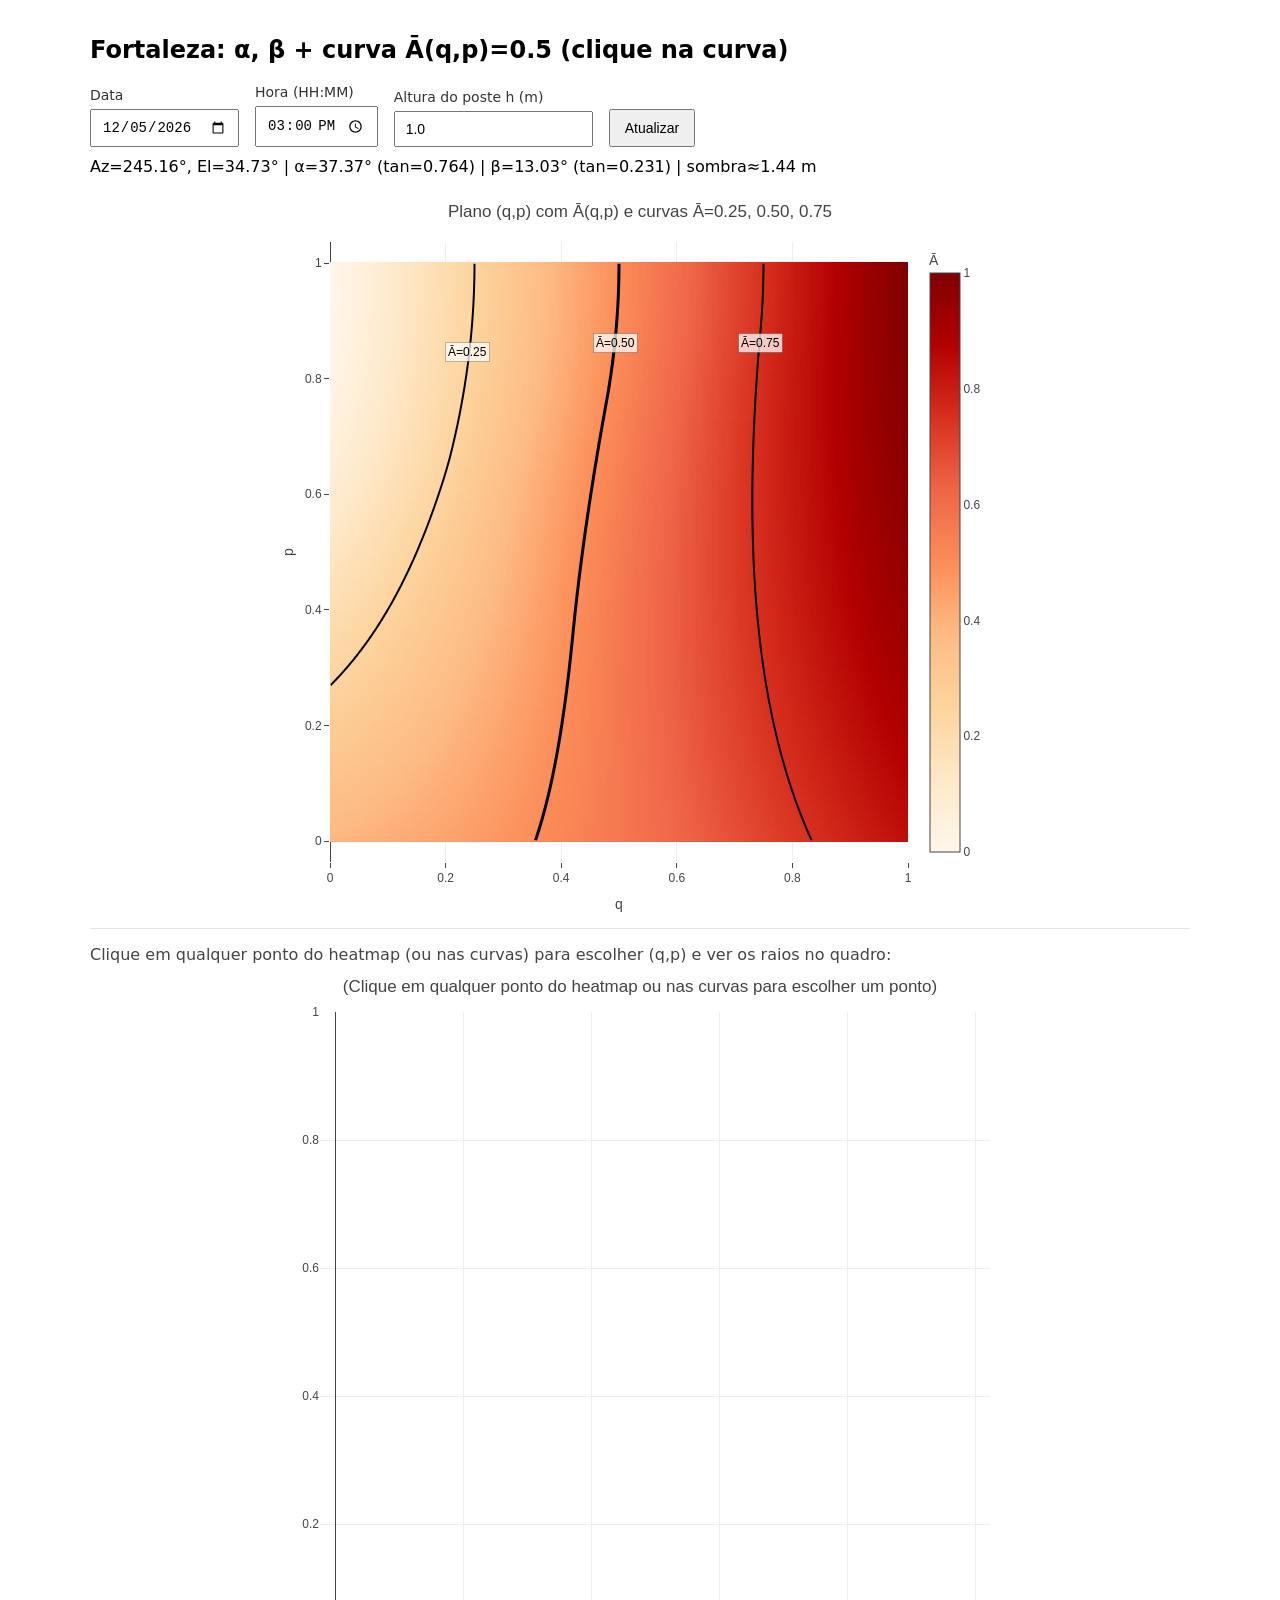
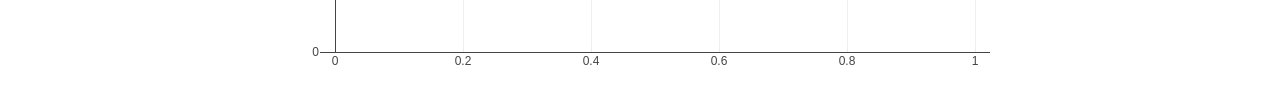
<file: index.html>
<!doctype html>
<html lang="pt-BR">
<head>
  <meta charset="utf-8" />
  <meta name="viewport" content="width=device-width, initial-scale=1" />
  <title>Fortaleza Shadow Painter</title>
  <style>
    body { font-family: system-ui, -apple-system, Segoe UI, Roboto, sans-serif; margin: 0; }
    .wrap { max-width: 1100px; margin: 0 auto; padding: 16px; }
    .row { display: flex; gap: 16px; flex-wrap: wrap; align-items: end; }
    .field { display: flex; flex-direction: column; gap: 6px; }
    label { font-size: 14px; color: #333; }
    input { padding: 8px 10px; font-size: 14px; }
    button { padding: 9px 14px; font-size: 14px; cursor: pointer; }
    #angles { margin: 10px 0 16px; }
    .hr { height: 1px; background: #e5e5e5; margin: 16px 0; }
    .hint { margin-bottom: 8px; color: #444; }
    .plot { width: 100%; }
    #pq, #frame { max-width: 720px; margin: 0 auto; aspect-ratio: 1 / 1; }
    /* fallback min-heights for older browsers */
    #pq { min-height: 520px; }
    #frame { min-height: 520px; }

  </style>
  <!-- Plotly.js (CDN) -->
  <script src="https://cdn.plot.ly/plotly-2.27.0.min.js"></script>
</head>
<body>
  <div class="wrap">
    <h2>Fortaleza: α, β + curva Ā(q,p)=0.5 (clique na curva)</h2>

    <div class="row">
      <div class="field">
        <label for="date">Data</label>
        <input id="date" type="date" />
      </div>

      <div class="field">
        <label for="time">Hora (HH:MM)</label>
        <input id="time" type="time" step="60" value="15:00" />
      </div>

      <div class="field">
        <label for="h_pole">Altura do poste h (m)</label>
        <input id="h_pole" type="number" value="1.0" step="0.1" min="0.1" />
      </div>

      <button id="btn">Atualizar</button>
    </div>

    <div id="angles"></div>

    <div id="pq" class="plot"></div>

    <div class="hr"></div>

    <div class="hint">Clique em qualquer ponto do heatmap (ou nas curvas) para escolher (q,p) e ver os raios no quadro:</div>
    <div id="frame" class="plot"></div>
  </div>

  <script src="./app.js"></script>
</body>
</html>
</file>
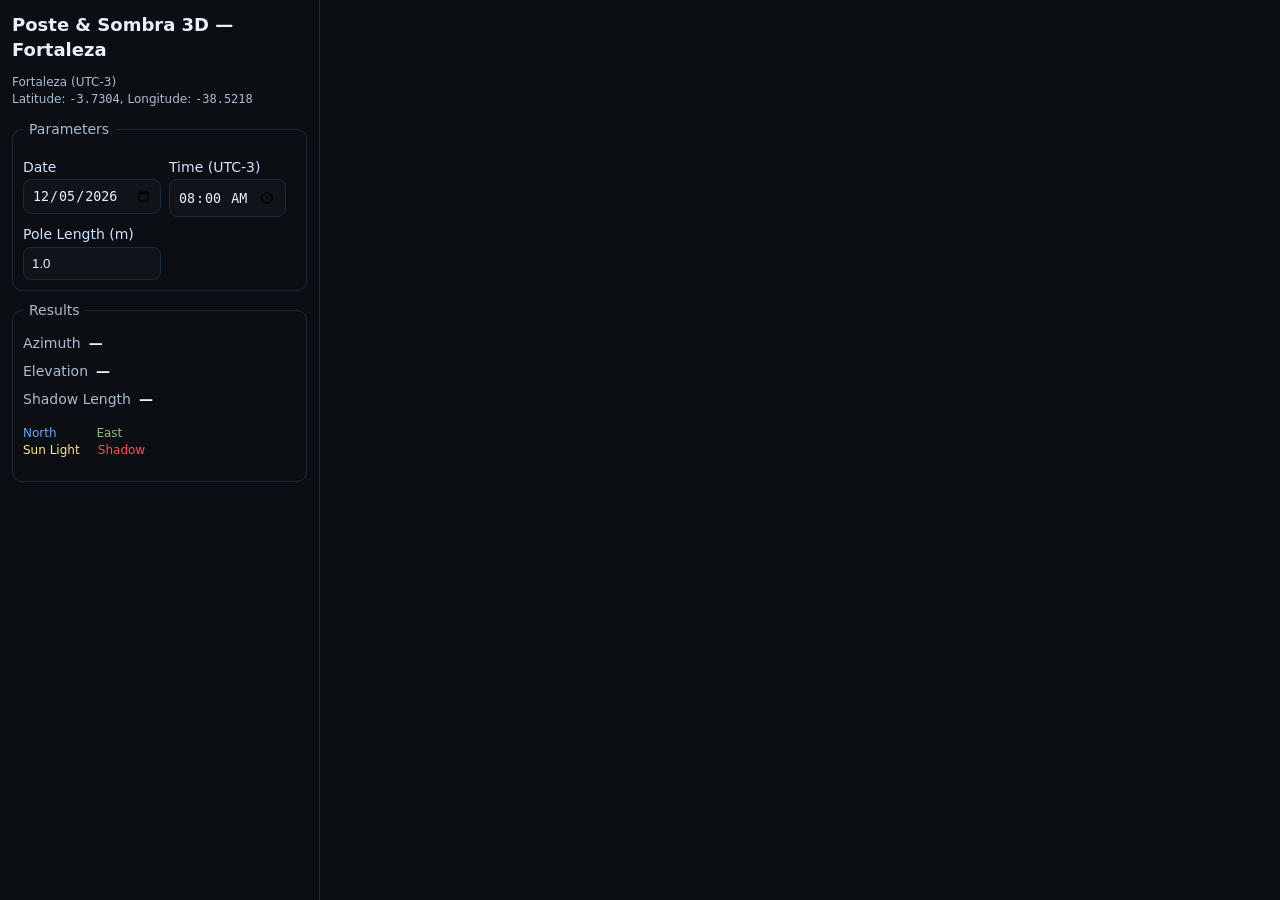
<file: 3D/index.html>
<!doctype html>
<html>
  <head>
    <meta charset="utf-8" />
    <meta name="viewport" content="width=device-width, initial-scale=1" />
    <title>Poste & Sombra 3D — Fortaleza</title>
    <style>
      :root{ --bg:#0b0f14; --fg:#e8f0fe; --muted:#a9bbcf; --line:#1b2a3a; }
      html,body{ margin:0; height:100%; background:var(--bg); color:var(--fg); box-sizing: border-box; font:14px/1.4 system-ui,-apple-system,Segoe UI,Roboto,Ubuntu,Cantarell,"Helvetica Neue",Arial,"Noto Sans",sans-serif; }
      .wrap{ display:grid; grid-template-columns: 320px 1fr; gap:12px; height:100%; }
      .panel{ padding:12px; border-right:1px solid var(--line); }
      h1{ font-size:18px; margin:0 0 8px; }
      fieldset{ border:1px solid var(--line); border-radius:10px; padding:10px; margin:0 0 10px; }
      legend{ color:var(--muted); padding:0 6px; }
      label{ display:block; margin:8px 0 2px; color:#cfe1ff; }
      input{ max-width: 120px; padding:8px; border-radius:8px; border:1px solid var(--line); background:#0f141b; color:var(--fg); }
      .row{ display:grid; grid-template-columns: 1fr 1fr; gap:8px; }
      .small{ color:var(--muted); font-size:12px; }
      .stat{ display:grid; grid-template-columns: auto 1fr; gap:8px; padding:4px 0; }
      .stat span:first-child{ color:var(--muted); }
      #view{ position:relative; height:100vh; min-height:360px; }
      #renderer{ width:100%; height:100%; display:block; }
      .legend{ font-size:12px; color:var(--muted); }
      .legend .n{ color:#6aa5ff; }
      .legend .e{ color:#89c46a; }
      .legend .s{ color:#ff4d4d; }
      .legend .l{ color:#ffe28a; }
      .hide { display: none; }
    </style>
    <!-- To enable JS reuse without errors -->
    <script src="https://cdn.plot.ly/plotly-2.27.0.min.js"></script>
  </head>
  <body>
    <div class="wrap">
      <div class="panel">
        <h1>Poste & Sombra 3D — Fortaleza</h1>
        <p class="small">
          Fortaleza (UTC-3)<br>
          Latitude: <code>-3.7304</code>, Longitude: <code>-38.5218</code></p>

        <fieldset>
          <legend>Parameters</legend>
          <div class="row">
            <div>
              <label>Date</label>
              <input id="date" type="date" />
            </div>
            <div>
              <label>Time (UTC-3)</label>
              <input id="time" type="time" step="60" value="08:00" />
            </div>
          </div>
          <div class="row">
            <div>
              <label>Pole Length (m)</label>
              <input id="hpost" type="number" step="0.1" value="1.0" />
            </div>
          </div>
        </fieldset>

        <fieldset>
          <legend>Results</legend>
          <div class="stat"><span>Azimuth</span><b id="outAz">—</b></div>
          <div class="stat"><span>Elevation</span><b id="outEl">—</b></div>
          <div class="stat"><span>Shadow Length</span><b id="outLen">—</b></div>
          <p class="legend">
            <span class="n">North</span>&emsp;&emsp;&emsp;
            <span class="e">East</span><br>
            <span class="l">Sun Light</span>&emsp;&thinsp;
            <span class="s">Shadow</span>
          </p>
        </fieldset>
      </div>

      <div id="view">
        <canvas id="renderer"></canvas>
      </div>
    </div>

    <!-- To enable JS reuse without errors -->
    <div class="hide">
      <div id="pq"></div><div id="frame"></div>
      <div id="btn"></div><div id="h_pole"></div>
      <div id="angles"></div>
    </div>

    <script src="../app.js"></script>
    <script src="./app.js" type="module"></script>
  </body>
</html>
</file>
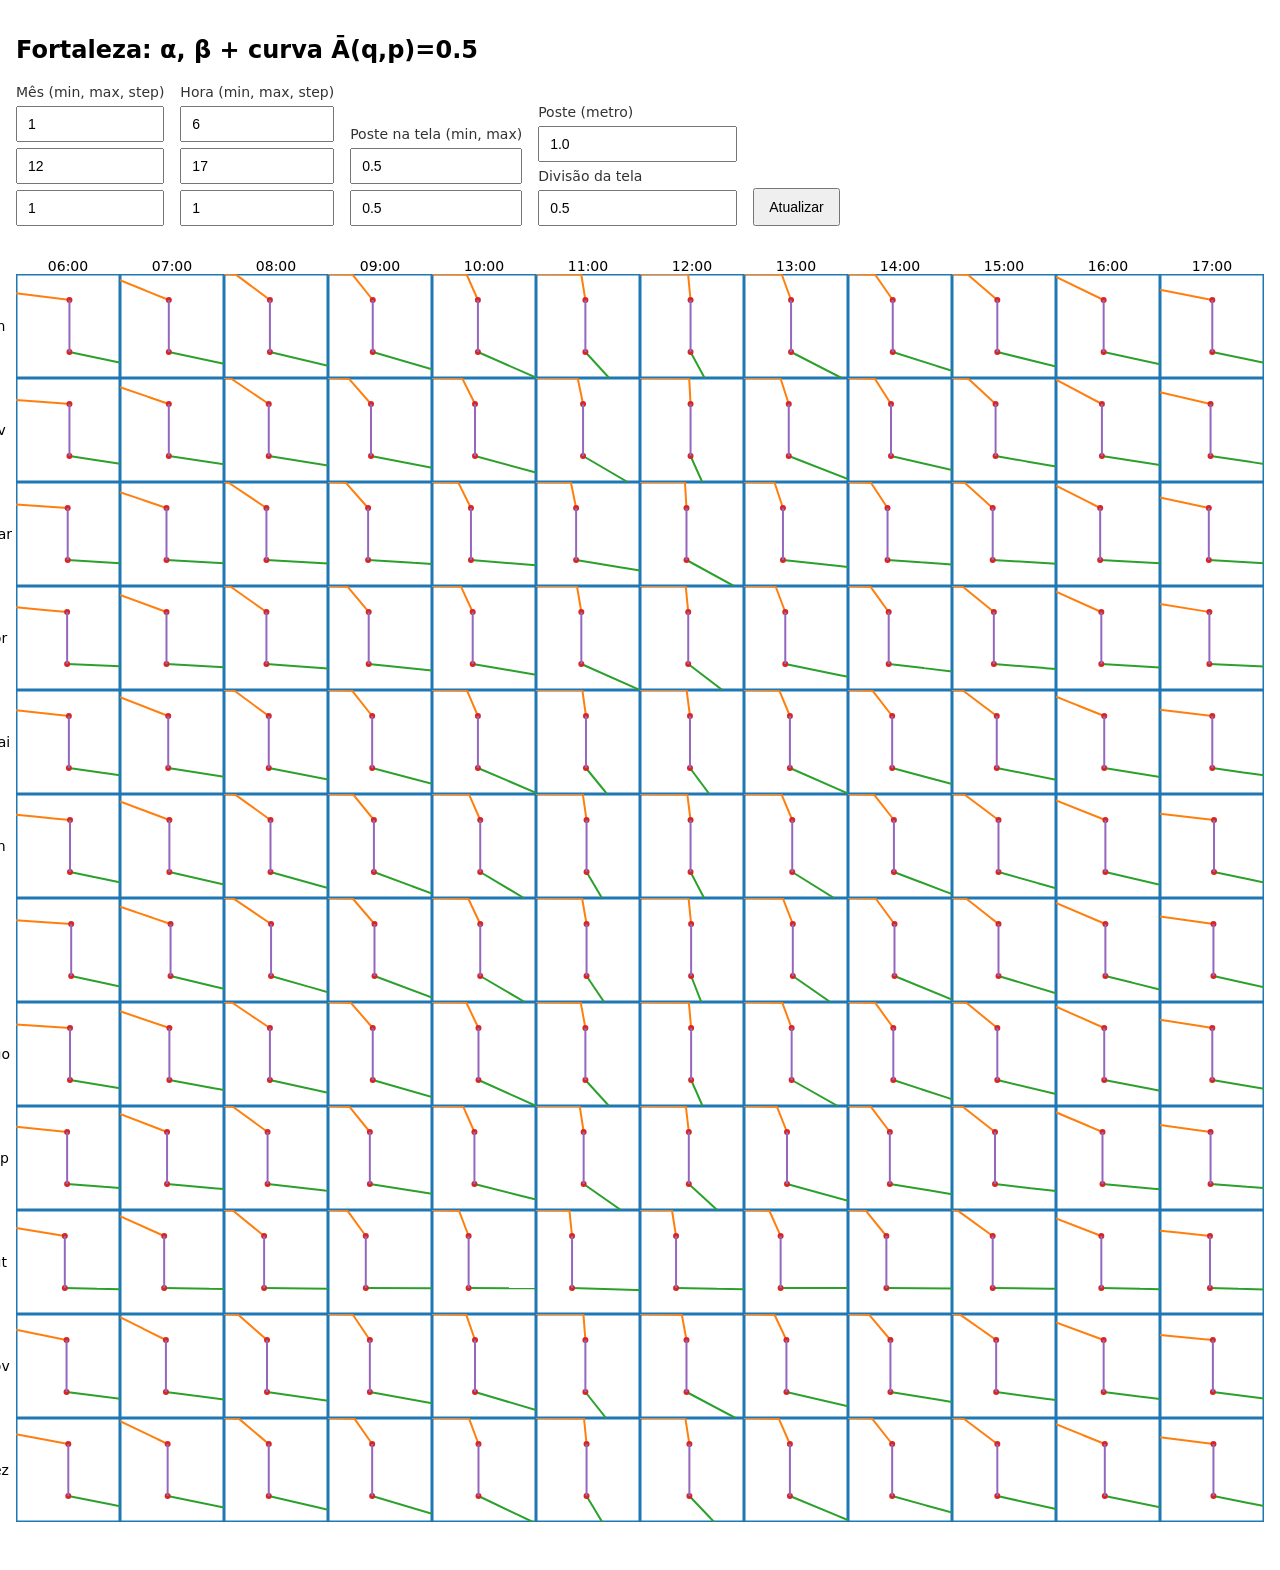
<file: grid/index.html>
<!doctype html>
<html lang="pt-BR">
<head>
  <meta charset="utf-8" />
  <meta name="viewport" content="width=device-width, initial-scale=1" />
  <title>Fortaleza Shadow Painter</title>
  <style>
    body { font-family: system-ui, -apple-system, Segoe UI, Roboto, sans-serif; margin: 0; }
    .wrap { max-width: 1280px; margin: 0 auto; padding: 16px; }
    .row { display: flex; gap: 16px; flex-wrap: wrap; align-items: end; }
    .field { display: flex; flex-direction: column; gap: 6px; }
    label { font-size: 14px; color: #333; }
    input { padding: 8px 10px; font-size: 14px; }
    button { padding: 9px 14px; font-size: 14px; cursor: pointer; }
    #angles { margin: 10px 0 16px; display: none; }

    #pq, #frame { max-width: 720px; margin: 0 auto; aspect-ratio: 1 / 1; display: none; }

    .field.hide { width: 0; opacity: 0; display: none; }

    .grid-container { width: 100%; margin: 32px 0; }
    .grid-container .grid-row { width: 100%; display: flex; flex-direction: row; flex-wrap: nowrap; gap: 0; }
    .grid-container .grid-row .grid-plot { margin: 0 auto; aspect-ratio: 1 / 1; }

    .grid-container .grid-row .grid-column-label { text-align: center; font-size: 14px; }
    .grid-container .grid-row .grid-row-label { width: 32px; padding: 0; margin: 0; margin-left: -32px; font-size: 14px; display: flex; align-items: center; }
  </style>
  <!-- Plotly.js (CDN) -->
  <script src="https://cdn.plot.ly/plotly-2.27.0.min.js"></script>
</head>
<body>
  <div class="wrap">
    <h2>Fortaleza: α, β + curva Ā(q,p)=0.5</h2>

    <div class="row">
      <div class="field hide">
        <label for="date">Data</label>
        <input id="date" type="date" />
      </div>

      <div class="field hide">
        <label for="time">Hora (HH:MM)</label>
        <input id="time" type="time" step="60" value="15:00" />
      </div>

      <div class="field">
        <label for="month-min">Mês (min, max, step)</label>
        <input id="month-min" type="number" value="1" step="1" min="1" max="12" />
        <input id="month-max" type="number" value="12" step="1" min="1" max="12" />
        <input id="month-step" type="number" value="1" step="1" min="1" max="12" />
      </div>

      <div class="field">
        <label for="hour-min">Hora (min, max, step)</label>
        <input id="hour-min" type="number" value="6" step="1" min="6" max="17" />
        <input id="hour-max" type="number" value="17" step="1" min="6" max="17" />
        <input id="hour-step" type="number" value="1" step="1" min="1" max="12" />
      </div>

      <div class="field">
        <label for="psel-min">Poste na tela (min, max)</label>
        <input id="psel-min" type="number" value="0.5" step="0.01" min="0.0" max="1.0" />
        <input id="psel-max" type="number" value="0.5" step="0.01" min="0.0" max="1.0" />
      </div>

      <div class="field">
        <label for="h_pole">Poste (metro)</label>
        <input id="h_pole" type="number" value="1.0" step="0.1" min="0.1" />

        <label for="a_bar">Divisão da tela</label>
        <input id="a_bar" type="number" value="0.5" step="0.1" min="0.1" max="0.9" />
      </div>


      <button id="btn">Atualizar</button>
      <div id="angles"></div>
    </div>

    <div id="grid-container" class="grid-container"></div>

    <div id="pq" class="plot"></div>
    <div id="frame" class="plot"></div>
  </div>

  <script src="../app.js"></script>
  <script src="./app.js"></script>
</body>
</html>
</file>
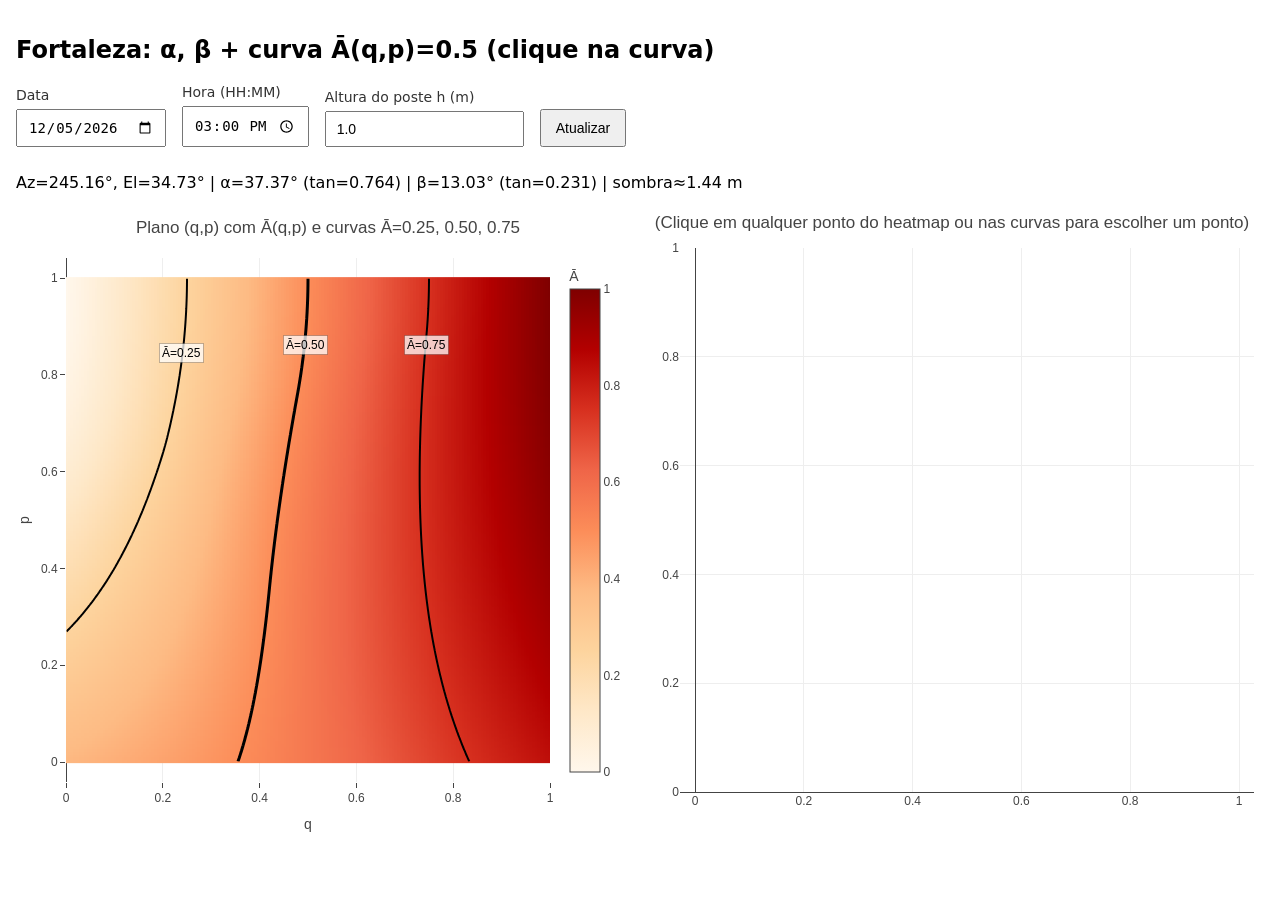
<file: print/index.html>
<!doctype html>
<html lang="pt-BR">
<head>
  <meta charset="utf-8" />
  <meta name="viewport" content="width=device-width, initial-scale=1" />
  <title>Fortaleza Shadow Painter</title>
  <style>
    body { font-family: system-ui, -apple-system, Segoe UI, Roboto, sans-serif; margin: 0; }
    .wrap { max-width: 1280px; margin: 0 auto; padding: 16px; }
    .row { display: flex; gap: 16px; flex-wrap: wrap; align-items: end; }
    .plot-row { display: flex; flex-wrap: nowrap; }
    .field { display: flex; flex-direction: column; gap: 6px; }
    label { font-size: 14px; color: #333; }
    input { padding: 8px 10px; font-size: 14px; }
    button { padding: 9px 14px; font-size: 14px; cursor: pointer; }
    #angles { margin: 10px 0 16px; }
    /* .hr { height: 1px; background: #e5e5e5; margin: 16px 0; } */
    /* .hint { margin-bottom: 8px; color: #444; } */
    .plot { width: 50%; }
    #pq, #frame { max-width: 720px; margin: 0 auto; aspect-ratio: 1 / 1; }
    /* fallback min-heights for older browsers */
    /* #pq { min-height: 520px; } */
    /* #frame { min-height: 520px; } */

  </style>
  <!-- Plotly.js (CDN) -->
  <script src="https://cdn.plot.ly/plotly-2.27.0.min.js"></script>
</head>
<body>
  <div class="wrap">
    <h2>Fortaleza: α, β + curva Ā(q,p)=0.5 (clique na curva)</h2>

    <div class="row">
      <div class="field">
        <label for="date">Data</label>
        <input id="date" type="date" />
      </div>

      <div class="field">
        <label for="time">Hora (HH:MM)</label>
        <input id="time" type="time" step="60" value="15:00" />
      </div>

      <div class="field">
        <label for="h_pole">Altura do poste h (m)</label>
        <input id="h_pole" type="number" value="1.0" step="0.1" min="0.1" />
      </div>

      <button id="btn">Atualizar</button>

      <div id="angles"></div>
    </div>

    <div class="plot-row">
      <div id="pq" class="plot"></div>
      <div id="frame" class="plot"></div>
    </div>
  </div>

  <script src="../app.js"></script>
  <script src="./app.js"></script>
</body>
</html>
</file>
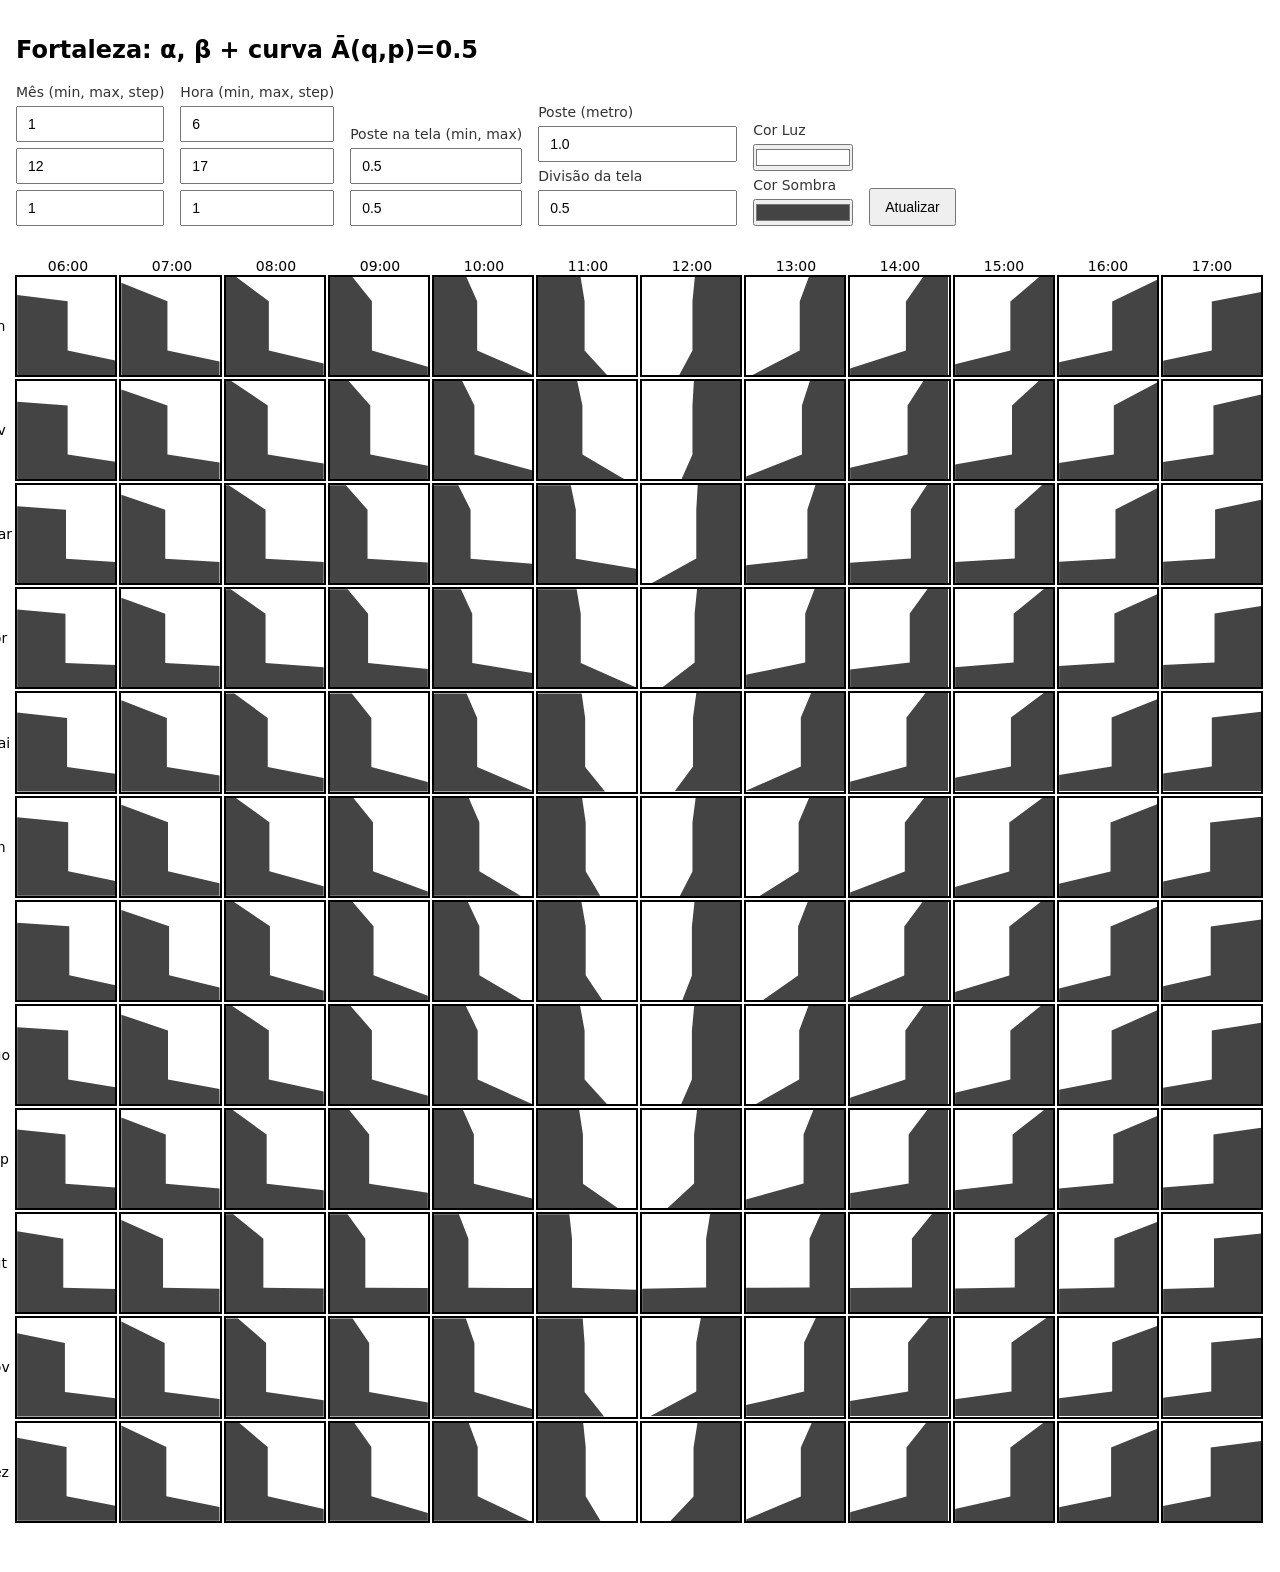
<file: shape-grid/index.html>
<!doctype html>
<html lang="pt-BR">
<head>
  <meta charset="utf-8" />
  <meta name="viewport" content="width=device-width, initial-scale=1" />
  <title>Fortaleza Shadow Painter</title>
  <style>
    body { font-family: system-ui, -apple-system, Segoe UI, Roboto, sans-serif; margin: 0; }
    .wrap { max-width: 1280px; margin: 0 auto; padding: 16px; }
    .row { display: flex; gap: 16px; flex-wrap: wrap; align-items: end; }
    .field { display: flex; flex-direction: column; gap: 6px; }
    label { font-size: 14px; color: #333; }
    input { padding: 8px 10px; font-size: 14px; }
    input[type="color"] { padding: 0; width: 100px; }
    button { padding: 9px 14px; font-size: 14px; cursor: pointer; }
    #angles { margin: 10px 0 16px; display: none; }

    #pq, #frame { max-width: 720px; margin: 0 auto; aspect-ratio: 1 / 1; display: none; }

    .field.hide { width: 0; opacity: 0; display: none; }

    .grid-container { width: 100%; margin: 32px 0; }
    .grid-container .grid-row { width: 100%; display: flex; flex-direction: row; flex-wrap: nowrap; gap: 0; }
    .grid-container .grid-row .grid-plot { margin: 1px; border: 2px #000 solid; aspect-ratio: 1 / 1; }
    .grid-container .grid-row .grid-plot .plot-shape { margin: 0; padding: 0; width: 100%; height: 100%; }

    .grid-container .grid-row .grid-column-label { text-align: center; font-size: 14px; }
    .grid-container .grid-row .grid-row-label { width: 32px; padding: 0; margin: 0; margin-left: -32px; font-size: 14px; display: flex; align-items: center; }
  </style>
  <!-- Plotly.js (CDN) -->
  <script src="https://cdn.plot.ly/plotly-2.27.0.min.js"></script>
</head>
<body>
  <div class="wrap">
    <h2>Fortaleza: α, β + curva Ā(q,p)=0.5</h2>

    <div class="row">
      <div class="field hide">
        <label for="date">Data</label>
        <input id="date" type="date" />
      </div>

      <div class="field hide">
        <label for="time">Hora (HH:MM)</label>
        <input id="time" type="time" step="60" value="15:00" />
      </div>

      <div class="field">
        <label for="month-min">Mês (min, max, step)</label>
        <input id="month-min" type="number" value="1" step="1" min="1" max="12" />
        <input id="month-max" type="number" value="12" step="1" min="1" max="12" />
        <input id="month-step" type="number" value="1" step="1" min="1" max="12" />
      </div>

      <div class="field">
        <label for="hour-min">Hora (min, max, step)</label>
        <input id="hour-min" type="number" value="6" step="1" min="6" max="17" />
        <input id="hour-max" type="number" value="17" step="1" min="6" max="17" />
        <input id="hour-step" type="number" value="1" step="1" min="1" max="12" />
      </div>

      <div class="field">
        <label for="psel-min">Poste na tela (min, max)</label>
        <input id="psel-min" type="number" value="0.5" step="0.01" min="0.0" max="1.0" />
        <input id="psel-max" type="number" value="0.5" step="0.01" min="0.0" max="1.0" />
      </div>

      <div class="field">
        <label for="h_pole">Poste (metro)</label>
        <input id="h_pole" type="number" value="1.0" step="0.1" min="0.1" />

        <label for="a_bar">Divisão da tela</label>
        <input id="a_bar" type="number" value="0.5" step="0.1" min="0.1" max="0.9" />
      </div>

      <div class="field">
        <label for="l_color">Cor Luz</label>
        <input id="l_color" type="color" value="#ffffff" />

        <label for="s_color">Cor Sombra</label>
        <input id="s_color" type="color" value="#444444" />
      </div>

      <button id="btn">Atualizar</button>
      <div id="angles"></div>
    </div>

    <div id="grid-container" class="grid-container"></div>

    <div id="pq" class="plot"></div>
    <div id="frame" class="plot"></div>
  </div>

  <script src="../app.js"></script>
  <script src="./app.js"></script>
</body>
</html>
</file>
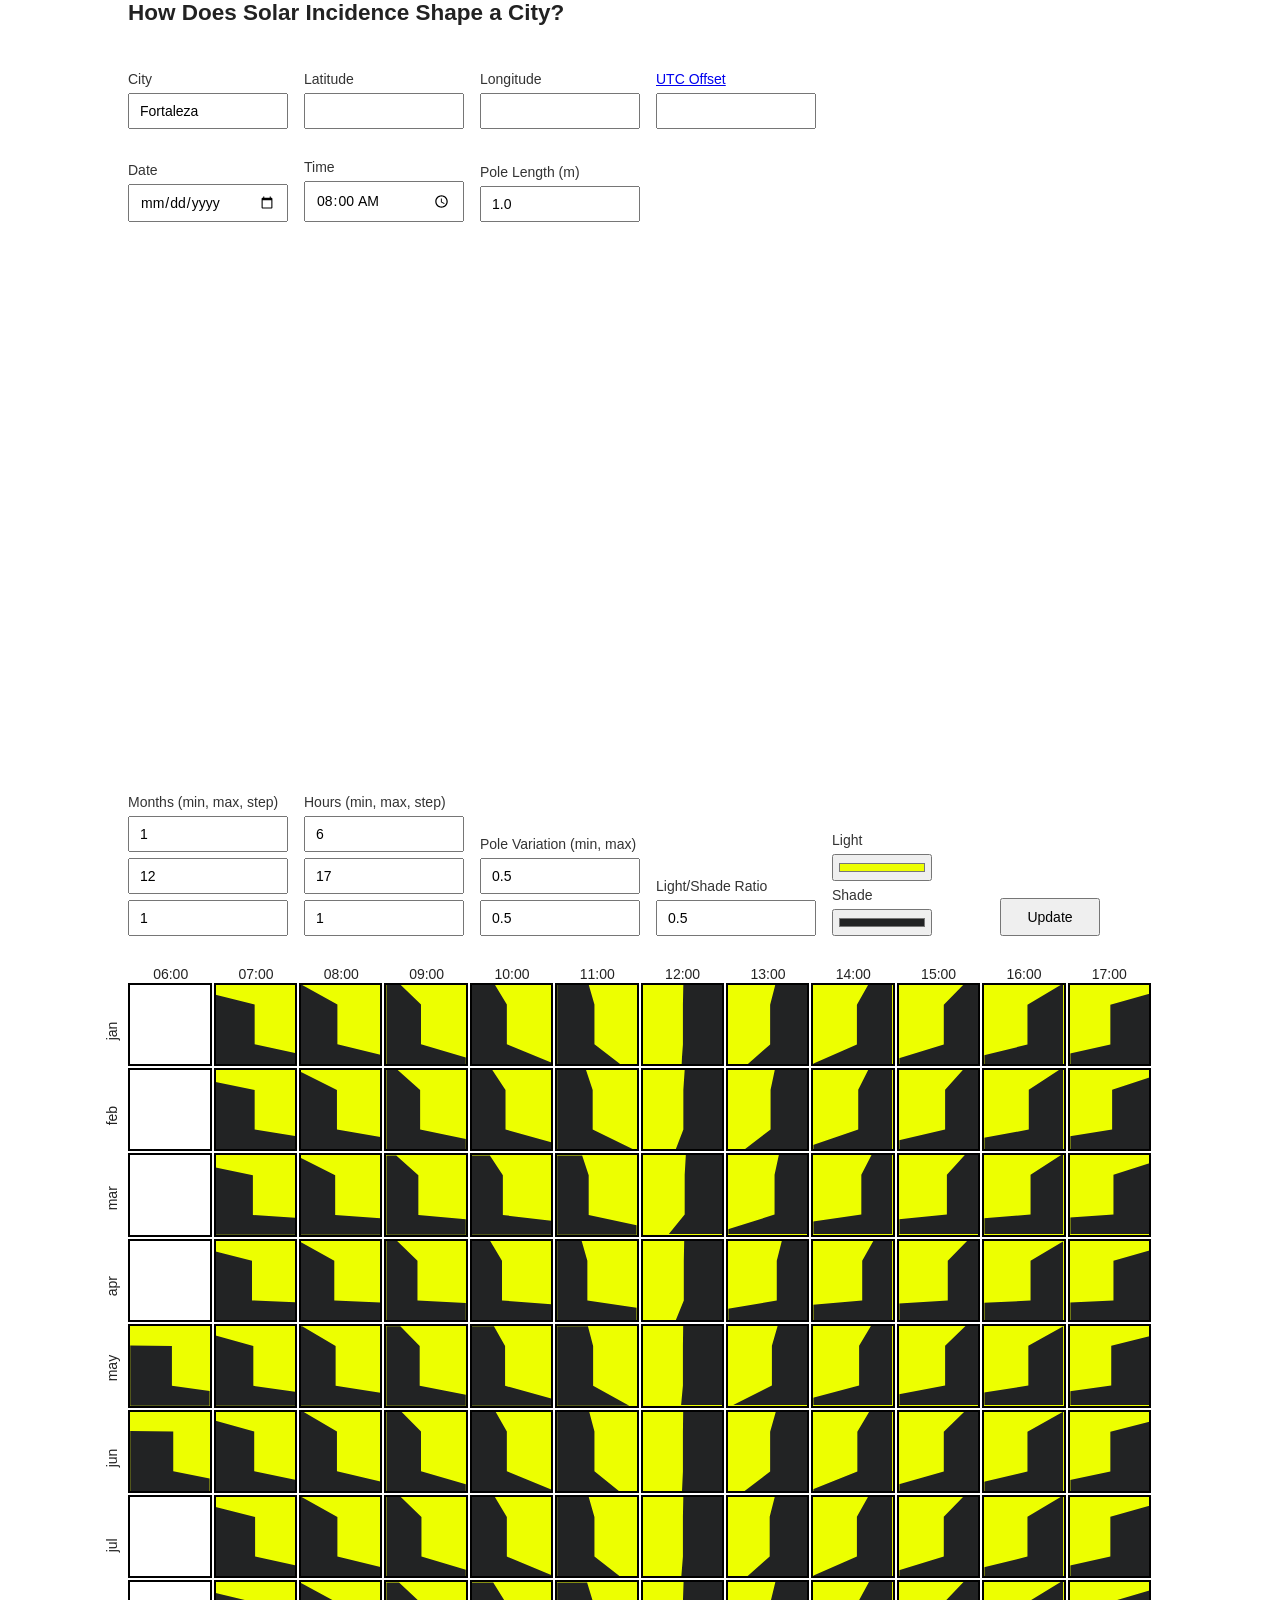
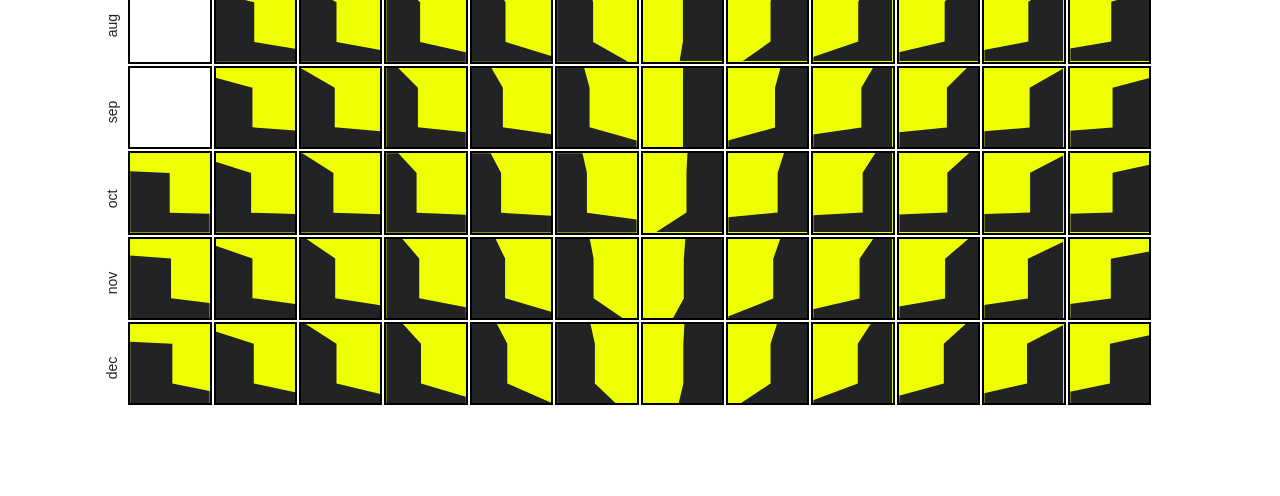
<file: sundial-grid/index.html>
<!doctype html>
<html lang="en">

  <head>
    <link rel="stylesheet" href="./main.css" />
  </head>

  <body>
    <h2 class="panel-title">How Does Solar Incidence Shape a City?</h2>

    <div class="sub-section">
      <div class="sundial-view">
        <div class="sundial-menu">
          <div class="field">
            <label for="sundial-city">City</label>
            <input id="sundial-city" value="Fortaleza" />
          </div>

          <div class="field">
            <label for="sundial-lat">Latitude</label>
            <input id="sundial-lat" type="number" />
          </div>

          <div class="field">
            <label for="sundial-lon">Longitude</label>
            <input id="sundial-lon" type="number" />
          </div>

          <div class="field">
            <label for="sundial-tz"><a href="https://www.google.com/search?q=utc+offset+fortaleza" target="_blank">UTC Offset</a></label>
            <input id="sundial-tz" type="number" />
          </div>
        </div>
      </div>
    </div>

    <div class="sub-section">
      <div class="sundial-view">
        <div class="sundial-menu">
          <div class="field">
            <label for="sundial-3d-date">Date</label>
            <input id="sundial-3d-date" type="date" />
          </div>

          <div class="field">
            <label for="sundial-3d-time">Time</label>
            <input id="sundial-3d-time" type="time" step="60" value="08:00" />
          </div>

          <div class="field">
            <label for="sundial-3d-pole">Pole Length (m)</label>
            <input id="sundial-3d-pole" type="number" step="0.1" value="1.0" />
          </div>
        </div>

        <div id="sundial-3d-container" class="sundial-3d-container">
          <canvas id="sundial-3d-renderer" class="sundial-3d-renderer"></canvas>
        </div>
      </div>
    </div>

    <div class="sub-section">
      <div class="sundial-view">
        <div class="sundial-menu">
          <div class="field">
            <label for="sundial-grid-month-min">Months (min, max, step)</label>
            <input id="sundial-grid-month-min" type="number" value="1" step="1" min="1" max="12" />
            <input id="sundial-grid-month-max" type="number" value="12" step="1" min="1" max="12" />
            <input id="sundial-grid-month-step" type="number" value="1" step="1" min="1" max="12" />
          </div>

          <div class="field">
            <label for="sundial-grid-hour-min">Hours (min, max, step)</label>
            <input id="sundial-grid-hour-min" type="number" value="6" step="1" min="6" max="17" />
            <input id="sundial-grid-hour-max" type="number" value="17" step="1" min="6" max="17" />
            <input id="sundial-grid-hour-step" type="number" value="1" step="1" min="1" max="12" />
          </div>

          <div class="field">
            <label for="psel-min">Pole Variation (min, max)</label>
            <input id="psel-min" type="number" value="0.5" step="0.01" min="0.0" max="1.0" />
            <input id="psel-max" type="number" value="0.5" step="0.01" min="0.0" max="1.0" />
          </div>

          <div class="field">
            <label class="hide" for="sundial-grid-pole">Pole Length (m)</label>
            <input class="hide" id="sundial-grid-pole" type="number" value="1.0" step="0.1" min="0.1" />

            <label for="a_bar">Light/Shade Ratio</label>
            <input id="a_bar" type="number" value="0.5" step="0.1" min="0.1" max="0.9" />
          </div>

          <div class="field">
            <label for="l_color">Light</label>
            <input id="l_color" type="color" value="#ffffff" />

            <label for="s_color">Shade</label>
            <input id="s_color" type="color" value="#444444" />
          </div>

          <div class="field">
            <button id="sundial-grid-update-button">Update</button>
          </div>
        </div>

        <div id="sundial-grid-container" class="sundial-grid-container"></div>
      </div>
    </div>

    <script src="./js/sundial-math.js"></script>
    <script src="./js/sundial-3d.js" type="module"></script>
    <script src="./js/sundial-grid.js"></script>
  </body>

</html>
</file>
<file: sundial-grid/main.css>
* {
  margin: 0;
  padding: 0;
  box-sizing: border-box;
}

:root {
  --color-bg: #fff;
  --color-bg-hl: #fafafa;
  --color-text: #222;
  --color-hl-0: #edff00;
  --color-hl-1: #4c7f2a;
  --color-hl-2: #222324;
  --color-hl-3: #929293;
  font-size: 15px;
}

html, body {
  background-color: var(--color-bg);
  color: var(--color-text);
  font-family: sans-serif;
}

body {
  width: 80%;
  display: block;
  margin: 0 auto;
}

input {
  font-family: sans-serif;
}

.panel-title {
  margin-bottom: 3rem;
}

.sub-section {
  display: flex;
  flex-direction: row;
  width: 100%;
  text-align: left;
  margin-bottom: 2rem;
  
  &:last-of-type {
    padding-bottom: 4rem;
  }
}

.sundial-view {
  width: 100%;
  --color-light: var(--color-hl-0);
  --color-shade: var(--color-hl-2);

  .sundial-menu {
    display: flex;
    flex-wrap: wrap;
    align-items: end;
    justify-content: flex-start;
    gap: 16px;
    margin: 0;

    .field {
      display: flex;
      flex-direction: column;
      gap: 6px;
      flex-grow: 1;
      max-width: 160px;

      .hide {
        opacity: 0;
        height: 0;
        pointer-events: none;
        user-select: none;
      }
    }

    label {
      font-size: 14px;
      color: #333;
    }

    input {
      padding: 8px 10px;
      font-size: 14px;
    }

    input[type="date"],
    input[type="time"] {
      font-family: sans-serif;
    }

    input[type="color"] {
      padding: 4px;
      width: 100px;
    }

    button {
      width: 100px;
      padding: 9px 14px;
      font-size: 14px;
      cursor: pointer;
    }
  }

  .sundial-3d-container,
  .sundial-grid-container {
    width: 100%;
    margin: 2rem 0 0;
  }

  .sundial-3d-container {
    .sundial-3d-renderer {
      display: block;
      width: 100%;
    }
  }

  .sundial-grid-container {
    .grid-row {
      width: 100%;
      display: flex;
      flex-direction: row;
      flex-wrap: nowrap;
      gap: 0;

      .grid-plot {
        margin: 1px;
        border: 2px #000 solid;
        aspect-ratio: 1 / 1;

        .plot-shape {
          margin: 0;
          padding: 0;
          width: 100%;
          height: 100%;
        }
      }

      .grid-column-label {
        text-align: center;
        font-size: 14px;
      }

      .grid-row-label {
        width: 32px;
        padding: 0;
        margin: 0;
        margin-left: -32px;
        font-size: 14px;
        display: flex;
        align-items: center;
        transform: rotate(-90deg);
      }
    }
  }
}
</file>
